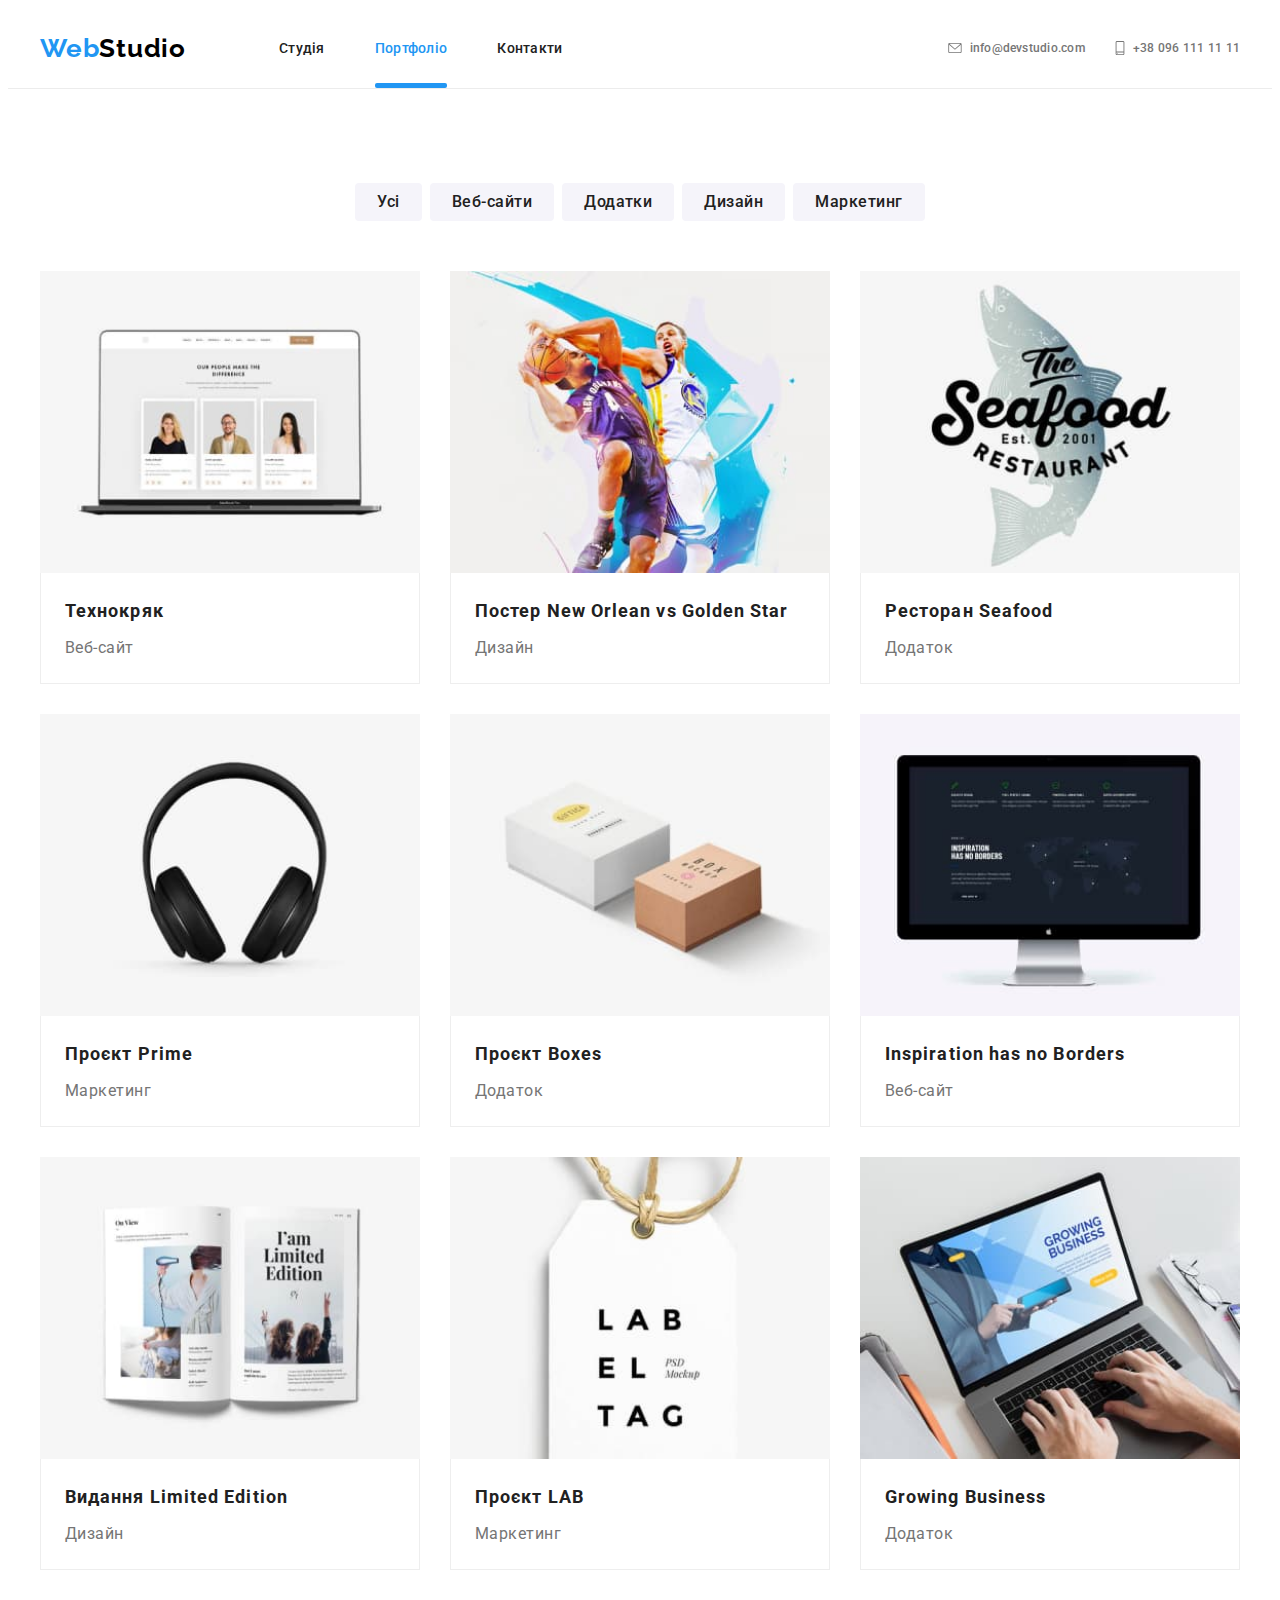
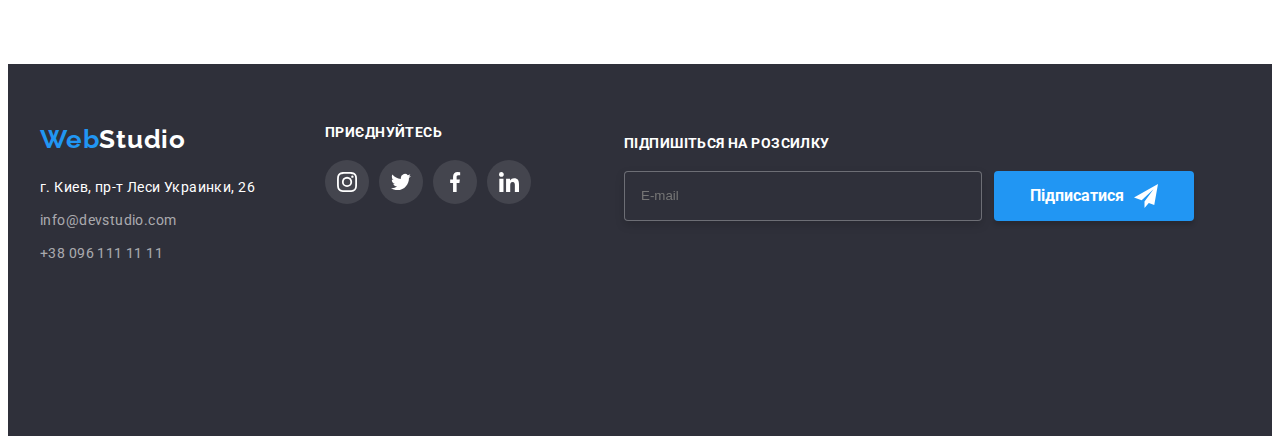
<file: portfolio.html>
<!DOCTYPE html>
<html lang="uk">
  <head>
    <meta charset="UTF-8" />
    <meta http-equiv="X-UA-Compatible" content="IE=edge" />
    <meta name="viewport" content="width=device-width, initial-scale=1.0" />
    <link
      rel="stylesheet"
      href="https://cdnjs.cloudflare.com/ajax/libs/modern-normalize/1.1.0/modern-normalize.min.css"
      integrity="sha512-wpPYUAdjBVSE4KJnH1VR1HeZfpl1ub8YT/NKx4PuQ5NmX2tKuGu6U/JRp5y+Y8XG2tV+wKQpNHVUX03MfMFn9Q=="
      crossorigin="anonymous"
      referrerpolicy="no-referrer"
    />
    <title>Portfolio</title>
    <link rel="preconnect" href="https://fonts.googleapis.com" />
    <link rel="preconnect" href="https://fonts.gstatic.com" crossorigin />
    <link
      href="https://fonts.googleapis.com/css2?family=Raleway:wght@700&family=Roboto:wght@400;500;700;900&display=swap"
      rel="stylesheet"
    />
    <link rel="stylesheet" href="./css/main.min.css" />
    <link rel="stylesheet" href="./css/styles.css" />
  </head>

  <body>
    <header class="header">
      <div class="container header-container">
        <nav class="header-nav">
          <a href="./index.html" class="logo"
            ><span class="first-part">Web</span
            ><span class="last-part">Studio</span></a
          >
          <ul class="site-nav-list">
            <li class="header-nav-item">
              <a href="index.html" class="header-nav-link link">Студія</a>
            </li>
            <li class="header-nav-item">
              <a href="" class="header-nav-link link current">Портфоліо</a>
            </li>
            <li class="header-nav-item">
              <a href="" class="header-nav-link link">Контакти</a>
            </li>
          </ul>
        </nav>
        <div class="heder-contacts">
          <ul class="contacts-list">
            <li class="contact-item">
              <a
                href="mailto:info@devstudio.com"
                class="mail-link link contact"
              >
                <svg class="mail-icon" width="16" height="12">
                  <use href="./images/icons.svg#mail"></use>
                </svg>
                info@devstudio.com</a
              >
            </li>
            <li class="contact-item">
              <a href="tel:+380961111111" class="header-tel-link link contact">
                <svg class="tel-icon" width="10" height="16">
                  <use href="./images/icons.svg#phone"></use>
                </svg>
                +38 096 111 11 11</a
              >
            </li>
          </ul>
        </div>
        <button
          class="menu-toggle js-open-menu"
          aria-expanded="false"
          aria-controls="mobile-menu"
        >
          <svg class="menu-toggle-icon" width="32" height="32">
            <use href="./images/icons.svg#icon-menu"></use>
          </svg>
        </button>
      </div>
    </header>
    <main>
      <section class="portfolio">
        <div class="container portfolio-container">
          <h1 class="visually-hidden">Список</h1>
          <ul class="button-btn">
            <li class="filtr-btn">
              <button class="list-btn all" type="button">Усі</button>
            </li>
            <li class="filtr-btn">
              <button class="list-btn all" type="button">Веб-сайти</button>
            </li>
            <li class="filtr-btn">
              <button class="list-btn all" type="button">Додатки</button>
            </li>
            <li class="filtr-btn">
              <button class="list-btn all" type="button">Дизайн</button>
            </li>
            <li class="filtr-btn">
              <button class="list-btn all" type="button">Маркетинг</button>
            </li>
          </ul>
          <ul class="portfolio-list">
            <li class="card-list">
              <a class="card-link link" href="">
                <div class="card-thumb">
                  <picture>
                    <source
                      media="(min-width: 1200px)"
                      srcset="
                        ./images/photo1_l@1x.webp 1x,
                        ./images/photo1_l@2x.webp 2x
                      " type="images/webp"
                    />
                    <source
                      media="(min-width: 1200px)"
                      srcset="
                        ./images/photo1_l@1x.jpg 1x,
                        ./images/photo1_l@2x.jpg 2x
                      " type="images/jpg"
                    />
                    <source
                      media="(min-width: 768px)"
                      srcset="
                        ./images/photo1_m@1x.webp 1x,
                        ./images/photo1_m@2x.webp 2x
                      " type="images/webp"
                    />
                    <source
                    media="(min-width: 768px)"
                    srcset="
                      ./images/photo1_m@1x.jpg 1x,
                      ./images/photo1_m@2x.jpg 2x
                    " type="images/jpg"
                  />
                    <source
                      media="(min-width: 767px)"
                      srcset="
                        ./images/photo1_s@1x.webp 1x,
                        ./images/photo1_s@2x.webp 2x
                      " type="images/webp"
                    />
                    <source
                    media="(min-width: 767px)"
                    srcset="
                      ./images/photo1_s@1x.jpg 1x,
                      ./images/photo1_s@2x.jpg 2x
                    " type="images/jpg"
                  />
                    <img
                      src="./images/photo1.jpg"
                      alt="photo1"
                      width="450"
                      height="294"
                    />
                  </picture>

                  <div class="overlay">
                    <p class="card-overlay-text">
                      Ресурс пропонує комплексні пропозиції з різним рівнем
                      функціоналу та сервісів. Все це дозволить відвідувачу
                      отримати вичерпні відомості про компанію чи приватну
                      особу.
                    </p>
                  </div>
                </div>
                <div class="portfolio-block">
                  <h2 class="card-title">Технокряк</h2>
                  <p class="card-list-item">Веб-сайт</p>
                </div>
              </a>
            </li>
            <li class="card-list">
              <a class="card-link link" href="">
                <div class="card-thumb">
                  <picture>
                    <source
                      media="(min-width: 1200px)"
                      srcset="
                        ./images/photo2_l@1x.webp 1x,
                        ./images/photo2_l@2x.webp 2x
                      " type="images/webp"
                    />
                    <source
                      media="(min-width: 1200px)"
                      srcset="
                        ./images/photo2_l@1x.jpg 1x,
                        ./images/photo2_l@2x.jpg 2x
                      " type="images/jpg"
                    />
                    <source
                      media="(min-width: 768px)"
                      srcset="
                        ./images/photo2_m@1x.webp 1x,
                        ./images/photo2_m@2x.webp 2x
                      " type="images/webp"
                    />
                    <source
                    media="(min-width: 768px)"
                    srcset="
                      ./images/photo2_m@1x.jpg 1x,
                      ./images/photo2_m@2x.jpg 2x
                    " type="images/jpg"
                  />
                    <source
                      media="(min-width: 767px)"
                      srcset="
                        ./images/photo2_s@1x.webp 1x,
                        ./images/photo2_s@2x.webp 2x
                      " type="images/webp"
                    />
                    <source
                    media="(min-width: 767px)"
                    srcset="
                      ./images/photo2_s@1x.jpg 1x,
                      ./images/photo2_s@2x.jpg 2x
                    " type="images/jpg"
                  />
                    <img
                      src="./images/photo2.jpg"
                      alt="photo2"
                      width="450"
                      height="294"
                    />
                  </picture>
                  <div class="overlay">
                    <p class="card-overlay-text">
                      Ресурс пропонує комплексні пропозиції з різним рівнем
                      функціоналу та сервісів. Все це дозволить відвідувачу
                      отримати вичерпні відомості про компанію чи приватну
                      особу.
                    </p>
                  </div>
                </div>
                <div class="portfolio-block">
                  <h2 class="card-title">Постер New Orlean vs Golden Star</h2>
                  <p class="card-list-item">Дизайн</p>
                </div>
              </a>
            </li>
            <li class="card-list">
              <a class="card-link link" href="">
                <div class="card-thumb">
                  <picture>
                    <source
                      media="(min-width: 1200px)"
                      srcset="
                        ./images/photo3_l@1x.webp 1x,
                        ./images/photo3_l@2x.webp 2x
                      " type="images/webp"
                    />
                    <source
                      media="(min-width: 1200px)"
                      srcset="
                        ./images/photo3_l@1x.jpg 1x,
                        ./images/photo3_l@2x.jpg 2x
                      " type="images/jpg"
                    />
                    <source
                      media="(min-width: 768px)"
                      srcset="
                        ./images/photo3_m@1x.webp 1x,
                        ./images/photo3_m@2x.webp 2x
                      " type="images/webp"
                    />
                    <source
                    media="(min-width: 768px)"
                    srcset="
                      ./images/photo3_m@1x.jpg 1x,
                      ./images/photo3_m@2x.jpg 2x
                    " type="images/jpg"
                  />
                    <source
                      media="(min-width: 767px)"
                      srcset="
                        ./images/photo3_s@1x.webp 1x,
                        ./images/photo3_s@2x.webp 2x
                      " type="images/webp"
                    />
                    <source
                    media="(min-width: 767px)"
                    srcset="
                      ./images/photo3_s@1x.jpg 1x,
                      ./images/photo3_s@2x.jpg 2x
                    " type="images/jpg"
                  />
                    <img
                      src="./images/photo3.jpg"
                      alt="photo3"
                      width="450"
                      height="294"
                    />
                  </picture>
                  <div class="overlay">
                    <p class="card-overlay-text">
                      Ресурс пропонує комплексні пропозиції з різним рівнем
                      функціоналу та сервісів. Все це дозволить відвідувачу
                      отримати вичерпні відомості про компанію чи приватну
                      особу.
                    </p>
                  </div>
                </div>
                <div class="portfolio-block">
                  <h2 class="card-title">Ресторан Seafood</h2>
                  <p class="card-list-item">Додаток</p>
                </div>
              </a>
            </li>
            <li class="card-list">
              <a class="card-link link" href="">
                <div class="card-thumb">
                  <picture>
                    <source
                      media="(min-width: 1200px)"
                      srcset="
                        ./images/photo4_l@1x.webp 1x,
                        ./images/photo4_l@2x.webp 2x
                      " type="images/webp"
                    />
                    <source
                      media="(min-width: 1200px)"
                      srcset="
                        ./images/photo4_l@1x.jpg 1x,
                        ./images/photo4_l@2x.jpg 2x
                      " type="images/jpg"
                    />
                    <source
                      media="(min-width: 768px)"
                      srcset="
                        ./images/photo4_m@1x.webp 1x,
                        ./images/photo4_m@2x.webp 2x
                      " type="images/webp"
                    />
                    <source
                    media="(min-width: 768px)"
                    srcset="
                      ./images/photo4_m@1x.jpg 1x,
                      ./images/photo4_m@2x.jpg 2x
                    " type="images/jpg"
                  />
                    <source
                      media="(min-width: 767px)"
                      srcset="
                        ./images/photo4_s@1x.webp 1x,
                        ./images/photo4_s@2x.webp 2x
                      " type="images/webp"
                    />
                    <source
                    media="(min-width: 767px)"
                    srcset="
                      ./images/photo4_s@1x.jpg 1x,
                      ./images/photo4_s@2x.jpg 2x
                    " type="images/jpg"
                  />
                    <img
                      src="./images/photo4.jpg"
                      alt="photo4"
                      width="450"
                      height="294"
                    />
                  </picture>
                  <div class="overlay">
                    <p class="card-overlay-text">
                      Ресурс пропонує комплексні пропозиції з різним рівнем
                      функціоналу та сервісів. Все це дозволить відвідувачу
                      отримати вичерпні відомості про компанію чи приватну
                      особу.
                    </p>
                  </div>
                </div>
                <div class="portfolio-block">
                  <h2 class="card-title">Проєкт Prime</h2>
                  <p class="card-list-item">Маркетинг</p>
                </div>
              </a>
            </li>
            <li class="card-list">
              <a class="card-link link" href="">
                <div class="card-thumb">
                  <picture>
                    <source
                      media="(min-width: 1200px)"
                      srcset="
                        ./images/photo5_l@1x.webp 1x,
                        ./images/photo5_l@2x.webp 2x
                      " type="images/webp"
                    />
                    <source
                      media="(min-width: 1200px)"
                      srcset="
                        ./images/photo5_l@1x.jpg 1x,
                        ./images/photo5_l@2x.jpg 2x
                      " type="images/jpg"
                    />
                    <source
                      media="(min-width: 768px)"
                      srcset="
                        ./images/photo5_m@1x.webp 1x,
                        ./images/photo5_m@2x.webp 2x
                      " type="images/webp"
                    />
                    <source
                    media="(min-width: 768px)"
                    srcset="
                      ./images/photo5_m@1x.jpg 1x,
                      ./images/photo5_m@2x.jpg 2x
                    " type="images/jpg"
                  />
                    <source
                      media="(min-width: 767px)"
                      srcset="
                        ./images/photo5_s@1x.webp 1x,
                        ./images/photo5_s@2x.webp 2x
                      " type="images/webp"
                    />
                    <source
                    media="(min-width: 767px)"
                    srcset="
                      ./images/photo5_s@1x.jpg 1x,
                      ./images/photo5_s@2x.jpg 2x
                    " type="images/jpg"
                  />
                    <img
                      src="./images/photo5.jpg"
                      alt="photo5"
                      width="450"
                      height="294"
                    />
                  </picture>
                  <div class="overlay">
                    <p class="card-overlay-text">
                      Ресурс пропонує комплексні пропозиції з різним рівнем
                      функціоналу та сервісів. Все це дозволить відвідувачу
                      отримати вичерпні відомості про компанію чи приватну
                      особу.
                    </p>
                  </div>
                </div>
                <div class="portfolio-block">
                  <h2 class="card-title">Проєкт Boxes</h2>
                  <p class="card-list-item">Додаток</p>
                </div>
              </a>
            </li>
            <li class="card-list">
              <a class="card-link link" href="">
                <div class="card-thumb">
                  <picture>
                    <source
                      media="(min-width: 1200px)"
                      srcset="
                        ./images/photo6_l@1x.webp 1x,
                        ./images/photo6_l@2x.webp 2x
                      " type="images/webp"
                    />
                    <source
                      media="(min-width: 1200px)"
                      srcset="
                        ./images/photo6_l@1x.jpg 1x,
                        ./images/photo6_l@2x.jpg 2x
                      " type="images/jpg"
                    />
                    <source
                      media="(min-width: 768px)"
                      srcset="
                        ./images/photo6_m@1x.webp 1x,
                        ./images/photo6_m@2x.webp 2x
                      " type="images/webp"
                    />
                    <source
                    media="(min-width: 768px)"
                    srcset="
                      ./images/photo6_m@1x.jpg 1x,
                      ./images/photo6_m@2x.jpg 2x
                    " type="images/jpg"
                  />
                    <source
                      media="(min-width: 767px)"
                      srcset="
                        ./images/photo6_s@1x.webp 1x,
                        ./images/photo6_s@2x.webp 2x
                      " type="images/webp"
                    />
                    <source
                    media="(min-width: 767px)"
                    srcset="
                      ./images/photo6_s@1x.jpg 1x,
                      ./images/photo6_s@2x.jpg 2x
                    " type="images/jpg"
                  />
                    <img
                      src="./images/photo6.jpg"
                      alt="photo6"
                      width="450"
                      height="294"
                    />
                  </picture>
                  <div class="overlay">
                    <p class="card-overlay-text">
                      Ресурс пропонує комплексні пропозиції з різним рівнем
                      функціоналу та сервісів. Все це дозволить відвідувачу
                      отримати вичерпні відомості про компанію чи приватну
                      особу.
                    </p>
                  </div>
                </div>
                <div class="portfolio-block">
                  <h2 class="card-title">Inspiration has no Borders</h2>
                  <p class="card-list-item">Веб-сайт</p>
                </div>
              </a>
            </li>
            <li class="card-list">
              <a class="card-link link" href="">
                <div class="card-thumb">
                  <picture>
                    <source
                      media="(min-width: 1200px)"
                      srcset="
                        ./images/photo7_l@1x.webp 1x,
                        ./images/photo7_l@2x.webp 2x
                      " type="images/webp"
                    />
                    <source
                      media="(min-width: 1200px)"
                      srcset="
                        ./images/photo7_l@1x.jpg 1x,
                        ./images/photo7_l@2x.jpg 2x
                      " type="images/jpg"
                    />
                    <source
                      media="(min-width: 768px)"
                      srcset="
                        ./images/photo7_m@1x.webp 1x,
                        ./images/photo7_m@2x.webp 2x
                      " type="images/webp"
                    />
                    <source
                    media="(min-width: 768px)"
                    srcset="
                      ./images/photo7_m@1x.jpg 1x,
                      ./images/photo7_m@2x.jpg 2x
                    " type="images/jpg"
                  />
                    <source
                      media="(min-width: 767px)"
                      srcset="
                        ./images/photo7_s@1x.webp 1x,
                        ./images/photo7_s@2x.webp 2x
                      " type="images/webp"
                    />
                    <source
                    media="(min-width: 767px)"
                    srcset="
                      ./images/photo7_s@1x.jpg 1x,
                      ./images/photo7_s@2x.jpg 2x
                    " type="images/jpg"
                  />
                    <img
                      src="./images/photo7.jpg"
                      alt="photo7"
                      width="450"
                      height="294"
                    />
                  </picture>
                  <div class="overlay">
                    <p class="card-overlay-text">
                      Ресурс пропонує комплексні пропозиції з різним рівнем
                      функціоналу та сервісів. Все це дозволить відвідувачу
                      отримати вичерпні відомості про компанію чи приватну
                      особу.
                    </p>
                  </div>
                </div>
                <div class="portfolio-block">
                  <h2 class="card-title">Видання Limited Edition</h2>
                  <p class="card-list-item">Дизайн</p>
                </div>
              </a>
            </li>
            <li class="card-list">
              <a class="card-link link" href="">
                <div class="card-thumb">
                  <picture>
                    <source
                      media="(min-width: 1200px)"
                      srcset="
                        ./images/photo8_l@1x.webp 1x,
                        ./images/photo8_l@2x.webp 2x
                      " type="images/webp"
                    />
                    <source
                      media="(min-width: 1200px)"
                      srcset="
                        ./images/photo8_l@1x.jpg 1x,
                        ./images/photo8_l@2x.jpg 2x
                      " type="images/jpg"
                    />
                    <source
                      media="(min-width: 768px)"
                      srcset="
                        ./images/photo8_m@1x.webp 1x,
                        ./images/photo8_m@2x.webp 2x
                      " type="images/webp"
                    />
                    <source
                    media="(min-width: 768px)"
                    srcset="
                      ./images/photo8_m@1x.jpg 1x,
                      ./images/photo8_m@2x.jpg 2x
                    " type="images/jpg"
                  />
                    <source
                      media="(min-width: 767px)"
                      srcset="
                        ./images/photo8_s@1x.webp 1x,
                        ./images/photo8_s@2x.webp 2x
                      " type="images/webp"
                    />
                    <source
                    media="(min-width: 767px)"
                    srcset="
                      ./images/photo8_s@1x.jpg 1x,
                      ./images/photo8_s@2x.jpg 2x
                    " type="images/jpg"
                  />
                    <img
                      src="./images/photo8.jpg"
                      alt="photo8"
                      width="450"
                      height="294"
                    />
                  </picture>
                  <div class="overlay">
                    <p class="card-overlay-text">
                      Ресурс пропонує комплексні пропозиції з різним рівнем
                      функціоналу та сервісів. Все це дозволить відвідувачу
                      отримати вичерпні відомості про компанію чи приватну
                      особу.
                    </p>
                  </div>
                </div>
                <div class="portfolio-block">
                  <h2 class="card-title">Проєкт LAB</h2>
                  <p class="card-list-item">Маркетинг</p>
                </div>
              </a>
            </li>
            <li class="card-list">
              <a class="card-link link" href="">
                <div class="card-thumb">
                  <picture>
                    <source
                      media="(min-width: 1200px)"
                      srcset="
                        ./images/photo9_l@1x.webp 1x,
                        ./images/photo9_l@2x.webp 2x
                      " type="images/webp"
                    />
                    <source
                      media="(min-width: 1200px)"
                      srcset="
                        ./images/photo9_l@1x.jpg 1x,
                        ./images/photo9_l@2x.jpg 2x
                      " type="images/jpg"
                    />
                    <source
                      media="(min-width: 768px)"
                      srcset="
                        ./images/photo9_m@1x.webp 1x,
                        ./images/photo9_m@2x.webp 2x
                      " type="images/webp"
                    />
                    <source
                    media="(min-width: 768px)"
                    srcset="
                      ./images/photo9_m@1x.jpg 1x,
                      ./images/photo9_m@2x.jpg 2x
                    " type="images/jpg"
                  />
                    <source
                      media="(min-width: 767px)"
                      srcset="
                        ./images/photo9_s@1x.webp 1x,
                        ./images/photo9_s@2x.webp 2x
                      " type="images/webp"
                    />
                    <source
                    media="(min-width: 767px)"
                    srcset="
                      ./images/photo9_s@1x.jpg 1x,
                      ./images/photo9_s@2x.jpg 2x
                    " type="images/jpg"
                  />
                    <img
                      src="./images/photo9.jpg"
                      alt="photo9"
                      width="450"
                      height="294"
                    />
                  </picture>
                  <div class="overlay">
                    <p class="card-overlay-text">
                      Ресурс пропонує комплексні пропозиції з різним рівнем
                      функціоналу та сервісів. Все це дозволить відвідувачу
                      отримати вичерпні відомості про компанію чи приватну
                      особу.
                    </p>
                  </div>
                </div>
                <div class="portfolio-block">
                  <h2 class="card-title">Growing Business</h2>
                  <p class="card-list-item">Додаток</p>
                </div>
              </a>
            </li>
          </ul>
        </div>
      </section>
    </main>
    <footer class="page-footer">
      <div class="container footer-block">
        <div class="footer-container-wrapper">
          <div class="footer-nav">
            <a href="./index.html" class="logo-footer"
              ><span class="first-part">Web</span
              ><span class="last-part-footer">Studio</span></a
            >
            <address>
              <ul class="footer-list">
                <li class="footer-item">
                  <a
                    class="footer-address link"
                    href="https://goo.gl/maps/CPtrU1FHBa2aNyZL9"
                    target="_blank"
                    rel="noopener noreferrer nofollow"
                    >г. Киев, пр-т Леси Украинки, 26</a
                  >
                </li>
                <li class="footer-item">
                  <a class="mail-address link" href="mailto:info@devstudio.com"
                    >info@devstudio.com</a
                  >
                </li>
                <li class="footer-item">
                  <a class="footer-tel-link link" href="tel:+380961111111"
                    >+38 096 111 11 11</a
                  >
                </li>
              </ul>
            </address>
          </div>
          <div class="footer-icon">
            <p class="block-text">приєднуйтесь</p>
            <ul class="footer-socials">
              <li class="footer-socials-item">
                <a class="footer-social-link" href="">
                  <svg class="footer-socials-icon" width="20" height="20">
                    <use href="./images/icons.svg#instagram"></use>
                  </svg>
                </a>
              </li>
              <li class="footer-socials-item">
                <a class="footer-social-link link" href="">
                  <svg class="footer-socials-icon" width="20" height="20">
                    <use href="./images/icons.svg#twitter"></use>
                  </svg>
                </a>
              </li>
              <li class="footer-socials-item">
                <a class="footer-social-link link" href="">
                  <svg class="footer-socials-icon" width="20" height="20">
                    <use href="./images/icons.svg#facebook"></use>
                  </svg>
                </a>
              </li>
              <li class="footer-socials-item">
                <a class="footer-social-link link" href="">
                  <svg class="footer-socials-icon" width="20" height="20">
                    <use href="./images/icons.svg#linkedin"></use>
                  </svg>
                </a>
              </li>
            </ul>
          </div>
        </div>
        <div class="footer-form">
          <p class="footer-form-text">Підпишіться на розсилку</p>
          <form class="footer-form-block">
            <label class="footer-form-field">
              <input
                class="footer-form-input"
                type="mail"
                name="mail"
                placeholder="E-mail"
              />
            </label>
            <button class="footer-form-btn" type="submit">
              Підписатися
              <svg class="footer-form-icon" width="24" height="24">
                <use href="./images/icons.svg#icon-send"></use>
              </svg>
            </button>
          </form>
        </div>
      </div>
    </footer>
  </body>
</html>
</file>
<file: css/styles.css>
/* body {
  font-family: "Roboto", sans-serif;
  background-color: #ffffff;
}
.container {
  width: 1200px;
  padding: 0 15px;
  margin: 0 auto;
}
.header-container {
  display: flex;
  align-items: center;
}

h1,
h2,
h3,
h4,
h5,
h6,
p,
ul {
  margin: 0;
  padding: 0;
}
img {
  display: block;
  max-width: 100%;
  height: auto;
}
.link {
  text-decoration: none;
}
ul {
  list-style: none;
}
:root {
  --brand-color: #2196f3;
  --text-color: #212121;
  --general-color: #ffffff;
  --primary-font: "Roboto", sans-serif;
  --secondary-font: "Raleway", sans-serif;
} */
/*HEADER*/
/* .header {
  background-color: #ffffff;
  border-bottom: 1px solid #ececec;
}
.header-nav {
  display: flex;
  align-items: center;
  height: 80px;
}

.logo {
  display: block;
  margin-right: 93px;
  text-decoration: none;
  font-family: "Raleway";
  font-style: normal;
  font-weight: 700;
  font-size: 26px;
  line-height: calc(31 / 26);
  letter-spacing: 0.03em;
}
.first-part,
.site-nav {
  color: var(--brand-color);
}
.last-part {
  color: #000000;
}
.site-nav-list {
  display: flex;
  align-items: center;
  margin-right: 318px;
}
.contacts-list {
  display: flex;
  margin-right: auto;
  align-items: center;
}
.header-nav-item:not(:last-child) {
  margin-right: 50px;
}
.heder-contacts {
  display: flex;
  align-items: center;
}
.header-nav-link {
  position: relative;
  display: block;
  font-weight: 500;
  font-size: 14px;
  line-height: calc(16 / 14);
  letter-spacing: 0.02em;
  color: var(--text-color);
  display: inline-block;
  padding: 32px 0;

  transition-property: color;
  transition-duration: 250ms;
  transition-timing-function: cubic-bezier(0.4, 0, 0.2, 1);
}
.header-nav-link:hover,
.header-nav-link:focus {
  color: var(--brand-color);
}
.header-nav-link.current {
  color: var(--brand-color);
}
.header-nav-link.current::after {
  content: "";
  position: absolute;
  bottom: 0;
  left: 0;
  display: block;
  width: 100%;
  height: 5px;
  border-radius: 2px;
  background-color: #2196f3;
}
.header-tel-link {
  display: flex;
  align-items: center;
  font-weight: 500;
  font-size: 14px;
  line-height: calc(16 / 14);
  letter-spacing: 0.02em;
  color: #757575;

  transition-property: color;
  transition-duration: 250ms;
  transition-timing-function: cubic-bezier(0.4, 0, 0.2, 1);
}

.contact {
  padding: 32px 0;

  transition-property: color, fill;
  transition-duration: 250ms;
  transition-timing-function: cubic-bezier(0.4, 0, 0.2, 1);
}
.contact:hover,
.contact:focus {
  color: var(--brand-color);
  fill: var(--brand-color);
}
.mail-link {
  display: flex;
  align-items: center;
  margin-right: 30px;
  font-weight: 500;
  font-size: 14px;
  line-height: calc(16 / 14);
  letter-spacing: 0.02em;
  color: #757575;

  transition-property: color;
  transition-duration: 250ms;
  transition-timing-function: cubic-bezier(0.4, 0, 0.2, 1);
}
.header-tel-link {
  display: flex;
  color: #757575;
}
.mail-icon {
  margin-right: 10px;
  fill: currentColor;

  transition-property: fill;
  transition-duration: 250ms;
  transition-timing-function: cubic-bezier(0.4, 0, 0.2, 1);
}
.mail-link:hover .mail-link:focus {
  fill: var(--brand-color);
  color: var(--brand-color);
}

.tel-icon {
  margin-right: 10px;
  fill: currentColor;

  transition-property: fill;
  transition-duration: 250ms;
  transition-timing-function: cubic-bezier(0.4, 0, 0.2, 1);
}
.header-tel-link:hover,
.header-tel-link:focus {
  fill: var(--brand-color);
  color: var(--brand-color);
} */
/*HERO*/

/* .hero {
  padding-top: 200px;
  padding-bottom: 200px;
  margin-left: auto;
  margin-right: auto;
  background: #2f303a;
} */
/* .hero {
  padding-top: 200px;
  padding-bottom: 200px;
  margin-left: auto;
  margin-right: auto;
  background: #2f303a;

  max-width: 1600px;
  height: 600px;
  background-position: center;
  background-repeat: no-repeat;
  background-size: cover;
  outline: 1px solid black;
  background-image: linear-gradient(
      rgba(47, 48, 58, 0.4),
      rgba(47, 48, 58, 0.4)
    ),
    url(../images/newphoto.jpg);
}
.hero-name {
  text-transform: uppercase;
  font-weight: 900;
  font-size: 44px;
  line-height: calc(60 / 44);
  color: var(--general-color);
  text-align: center;
  max-width: 696px;
  margin: 0 auto 30px;
} */
/* .hero-btn {
  display: inline-block;
  padding: 10px 32px;
  cursor: pointer;
  font-family: inherit;
  font-weight: 700;
  font-size: 16px;
  line-height: calc(30 / 16);
  letter-spacing: 0.06em;
  color: var(--general-color);
  background: var(--brand-color);
  border-color: transparent;
  border-radius: 4px;
  border: 0px;
  box-shadow: 0px 4px 4px rgba(0, 0, 0, 0.15);
  display: block;
  margin: 0 auto;

  transition-property: background-color;
  transition-duration: 250ms;
  transition-timing-function: cubic-bezier(0.4, 0, 0.2, 1);
} */
/* .hero-btn:hover,
.hero-btn:focus {
  background-color: #188ce8;
  box-shadow: 0px 4px 4px rgba(0, 0, 0, 0.15);
} */

/*LIST-OUR*/
/* .visually-hidden {
  position: absolute;
  width: 1px;
  height: 1px;
  margin: 1px;
  border: 0;
  padding: 0;
  white-space: nowrap;
  clip-path: inset(100%);
  clip: rect(0 0 0 0);
} */
/* .list-our {
  padding-top: 94px;
  padding-bottom: 94px;
}
.feature {
  display: flex;
}
.feature__item {
  display: block;
  align-items: center;
}
.feature__item:not(:last-child) {
  margin-right: 30px;
}
.feature__our {
  display: flex;
  align-items: center;
  justify-content: center;
  width: 270px;
  height: 120px;
  margin-bottom: 30px;
  background-color: #f5f4fa;
  border-radius: 4px;
}
.feature__title {
  font-weight: 700;
  font-size: 14px;
  line-height: calc(16 / 14);
  letter-spacing: 0.03em;
  text-transform: uppercase;
  color: var(--text-color);
  margin-bottom: 10px;
}
.feature__text {
  width: 270px;
  font-size: 14px;
  line-height: calc(24 / 14);
  letter-spacing: 0.03em;
  color: #757575;
} */

/*ABOUT-US*/

/* .about-us {
  padding-bottom: 94px;
}
.about-title {
  font-weight: 700;
  font-size: 36px;
  line-height: calc(42 / 36);
  letter-spacing: 0.03em;
  color: var(--text-color);
  margin-bottom: 50px;
  text-align: center;
}
.about {
  display: flex;
  align-items: center;
  margin: 0 auto;
}
.about__list {
  width: 370px;
  margin-right: 30px;
}
.about__list:nth-child(3n) {
  margin-right: 0;
}
.about__wrapper {
  position: relative;
}
.about__overlay-box {
  position: absolute;
  bottom: 0;
  left: calc(50% - 185px);
  width: 370px;
  height: 70px;
  display: flex;
  justify-content: center;
  background: rgba(47, 48, 58, 0.8);
}
.about__overlay-text {
  text-align: center;
  margin: 27px auto;
  font-family: "Roboto";
  font-style: normal;
  font-weight: 700;
  font-size: 14px;
  line-height: calc(16 / 14);
  letter-spacing: 0.03em;
  text-transform: uppercase;
  color: #ffffff;
} */
/*COMAND*/

/* .comand-container {
  display: block;
}
.comand {
  background: #f5f4fa;
  padding-top: 94px;
  padding-bottom: 94px;
}
.about-title-comand {
  margin-bottom: 50px;
  font-weight: 700;
  font-size: 36px;
  line-height: calc(42 / 36);
  letter-spacing: 0.03em;
  color: var(--text-color);
  text-align: center;
}
.comand-list-box {
  display: flex;
}
.comand-block {
  padding: 30px 0;
}
.comand-title {
  text-align: center;
  margin-bottom: 10px;
  font-weight: 500;
  font-size: 16px;
  line-height: calc(19 / 16);
  letter-spacing: 0.03em;
  color: var(--text-color);
}
.comand-list-item {
  margin-bottom: 16px;
  text-align: center;
  font-size: 16px;
  line-height: calc(19 / 16);
  letter-spacing: 0.03em;
  color: #757575;
}
.comand-list {
  margin-right: 30px;
  width: 270px;
  background: var(--general-color);
  box-shadow: 0px 1px 3px rgba(0, 0, 0, 0.12), 0px 1px 1px rgba(0, 0, 0, 0.14),
    0px 2px 1px rgba(0, 0, 0, 0.2);
  border-radius: 0px 0px 4px 4px;
}
.comand-list:nth-child(4n) {
  margin-right: 0;
}
.socials {
  display: flex;
  justify-content: center;
  gap: 10px;
  margin-left: auto;
  margin-right: auto;
}

.socials-link {
  display: flex;
  align-items: center;
  justify-content: center;
  width: 44px;
  height: 44px;
  fill: #afb1b8;
  border-radius: 50%;

  transition-property: background-color;
  transition-duration: 250ms;
  transition-timing-function: cubic-bezier(0.4, 0, 0.2, 1);
}
.socials-link:hover,
.socials-link:focus {
  background-color: #2196f3;
  fill: #ffffff;
}
.socials-icon {
  display: block;
  width: 44px;
  height: 44px;
  padding: 12px;
  transition-property: fill;
  transition-duration: 250ms;
  transition-timing-function: cubic-bezier(0.4, 0, 0.2, 1);
} */

/* CLIENTS */

/* .our-clients {
  padding-top: 94px;
  padding-bottom: 94px;
}
.clients-title {
  margin-bottom: 50px;
  font-family: "Roboto";
  font-style: normal;
  font-weight: 700;
  font-size: 36px;
  line-height: calc(42 / 36);
  text-align: center;
  letter-spacing: 0.03em;
  color: #212121;
}
.clients {
  display: flex;
  align-items: center;
  justify-content: center;
  gap: 30px;
}
.clients__item {
  display: flex;
  align-items: center;
  justify-content: center;
  width: 170px;
  height: 92px;
}
.clients__link {
  display: flex;
  align-items: center;
  justify-content: center;
  width: 100%;
  height: 100%;
  padding: 16px 32px;
  fill: #afb1b8;
  border: 1px solid #afb1b8;
  border-radius: 4px;

  transition-property: fill, border;
  transition-duration: 250ms;
  transition-timing-function: cubic-bezier(0.4, 0, 0.2, 1);
}
.clients__link:hover,
.clients__link:focus {
  fill: #2196f3;
  border: 1px solid #2196f3;
} */

/*FOOTER*/

/* .page-footer {
  background: #2f303a;
  padding: 60px 0;
  height: 252px;
}
.logo-footer {
  display: block;
  text-decoration: none;
  font-family: "Raleway";
  font-style: normal;
  font-weight: 700;
  font-size: 26px;
  line-height: calc(31 / 26);
  letter-spacing: 0.03em;
}
.footer-block {
  display: flex;
  align-items: baseline;
}
.last-part-footer {
  font-family: "Raleway";
  font-weight: 700;
  font-size: 26px;
  line-height: calc(31 / 26);
  letter-spacing: 0.03em;
  color: var(--general-color);
}
address {
  margin-top: 20px;
}
.footer-item:not(:last-child) {
  margin-bottom: 9px;
}
.footer-address {
  font-style: normal;
  font-size: 14px;
  line-height: calc(24 / 14);
  letter-spacing: 0.03em;
  color: var(--general-color);
}
.mail-address {
  font-style: normal;
  font-size: 14px;
  line-height: calc(24 / 14);
  letter-spacing: 0.03em;
  color: rgba(255, 255, 255, 0.6);
}
.footer-tel-link {
  font-style: normal;
  font-size: 14px;
  line-height: calc(24 / 14);
  letter-spacing: 0.03em;
  color: rgba(255, 255, 255, 0.6);
}
.footer-icon {
  margin-left: 70px;
}
.block-text {
  margin-bottom: 20px;
  font-family: "Roboto";
  font-style: normal;
  font-weight: 700;
  font-size: 14px;
  line-height: calc(16 / 14);
  letter-spacing: 0.03em;
  text-transform: uppercase;
  color: #ffffff;
}
.footer-social-link {
  display: flex;
  align-items: center;
  justify-content: center;
  width: 44px;
  height: 44px;
  fill: #ffffff;
  background-color: rgba(255, 255, 255, 0.1);
  border-radius: 50%;

  transition-property: background-color;
  transition-duration: 250ms;
  transition-timing-function: cubic-bezier(0.4, 0, 0.2, 1);
}
.footer-social-link:hover,
.footer-social-link:focus {
  background-color: #2196f3;
}
.footer-socials-icon {
  display: block;
  width: 44px;
  height: 44px;
  padding: 12px;
  fill: #ffffff;
}
.footer-form {
  margin-left: 93px;
}
.footer-form-text {
  margin-bottom: 20px;
  font-family: inherit;
  font-style: normal;
  font-weight: 700;
  font-size: 14px;
  line-height: calc(16 / 14);
  letter-spacing: 0.03em;
  text-transform: uppercase;
  color: #ffffff;
}
.footer-form-block {
  position: relative;
  display: flex;
  
}
.footer-form-field {
  display: block;
  width: 358px;
  font-size: 16px;
  line-height: 1.25;
  color: rgba(255, 255, 255, 0.6);
}
.footer-form-input {
  box-sizing: border-box;
  width: 358px;
  height: 50px;
  left: 815px;
  top: 2784px;
  padding: 15px 16px;
  color: #ffffff;
  background: #2f303a;
  border: 1px solid rgba(255, 255, 255, 0.3);
  filter: drop-shadow(0px 4px 4px rgba(0, 0, 0, 0.15));
  border-radius: 4px;
}

.footer-form-btn {
  display: inline-flex;
  align-items: center;
  justify-content: center;
  background-color: #2196f3;
  color: #ffffff;
  font-weight: 700;
  font-size: 16px;
  line-height: calc(30 / 16);
  font-family: inherit;
  font-style: normal;
  letter-spacing: inherit;
  cursor: pointer;
  box-shadow: 0px 4px 4px rgba(0, 0, 0, 0.15);
  border-radius: 4px;
  width: 200px;
  height: 50px;
  border: transparent;
  margin-left: 12px;
  gap: 10px;
  transition-property: background-color;
  transition-duration: 250ms;
  transition-timing-function: cubic-bezier(0.4, 0, 0.2, 1);
}
.footer-form-btn:hover,
.footer-form-btn:focus {
  background-color: #188ce8;
} */

/* MODAL WINDOW */

/* .backdrop {
  position: fixed;
  top: 0;
  left: 0;

  z-index: 1000;
  width: 100%;
  height: 100%;
  background-color: rgba(0, 0, 0, 0.1);
  backdrop-filter: blur(2px);

  transform: scale(1);
  transition: opacity 250ms, visibility 250ms;
}
.backdrop.is-hidden {
  opacity: 0;
  visibility: hidden;
  pointer-events: none;
}
.modal {
  position: absolute;
  display: block;
  top: 50%;
  left: 50%;
  padding: 30px;
  transform: translateX(-50%) translateY(-50%);
  min-width: 528px;
  min-height: 581px;
  border-radius: 4px;
  background-color: #ffffff;
  box-shadow: 0px 1px 3px rgba(0, 0, 0, 0.12), 0px 1px 1px rgba(0, 0, 0, 0.14),
    0px 2px 1px rgba(0, 0, 0, 0.2);
}
.close-btn {
  position: absolute;
  top: 8px;
  right: 8px;
  display: flex;
  align-items: center;
  justify-content: center;
  width: 30px;
  height: 30px;
  padding: 0px;
  background-color: transparent;
  cursor: pointer;
  border-radius: 50%;
  border: 1px solid rgba(0, 0, 0, 0.1);
}
.close-btn-icon {
  fill: currentColor;
}
.close-btn:hover,
.close-btn:focus {
  color: #2196f3;
}
.modal-title {
  text-align: center;
  font-family: "Roboto";
  font-style: normal;
  font-weight: 700;
  font-size: 20px;
  line-height: 23px;
  letter-spacing: 0.03em;
}

.form-group {
  display: flex;
  flex-direction: column;
}
.modal-title {
  margin-bottom: 12px;
}

.form-field {
  display: block;
  position: relative;
  margin-bottom: 10px;
}
.form-input {
  position: relative;
  display: block;
  width: 100%;
  height: 40px;
  padding: 12px 42px;
  border: none;
  outline: transparent;
  color: #212121;
  border: 1px solid rgba(33, 33, 33, 0.2);
  border-radius: 4px;
  transition-property: border-color;
  transition-duration: 250ms;
  transition-timing-function: cubic-bezier(0.4, 0, 0.2, 1);
}
.form-field:focus-within > .form-input {
  border-color: #2196f3;
}

.form-label {
  display: block;
  margin-bottom: 4px;
  font-weight: 400;
  font-size: 12px;
  line-height: 1.16;
  letter-spacing: 0.01em;
  color: #757575;
}
.form-icon {
  position: absolute;
  top: 29px;
  left: 12px;
  display: inline-block;
  fill: currentColor;
 
}
.form-field:focus-within > .form-icon {
  color: #2196f3;
}
.form-message {
  border: none;
  outline: transparent;
  height: 120px;
  padding: 12px 16px;
  resize: none;
  font-weight: 400;
  font-size: 12px;
  width: 100%;
  border: 1px solid rgba(33, 33, 33, 0.2);
  border-radius: 4px;
}
.form-message:focus {
  border-color: #2196f3;
}
.form-agreement {
  display: flex;
  justify-content: center;
  gap: 7px;
}
.form-checkbox {
  appearance: none;
  width: 16px;
  height: 15px;
  border: 2px solid #212121;
  border-radius: 4px;
  outline: transparent;
  background-image: url("data:image/svg+xml,%3Csvg width='13' height='10' viewBox='0 0 13 10' fill='none' xmlns='http://www.w3.org/2000/svg'%3E%3Cpath d='M1.95703 4.75166L1.88825 4.68604L1.81923 4.75141L0.93123 5.59258L0.854858 5.66492L0.930974 5.73753L4.42671 9.07236L4.49574 9.1382L4.56476 9.07236L12.069 1.91352L12.1449 1.84116L12.069 1.76881L11.1873 0.927644L11.1183 0.861826L11.0493 0.927611L4.49577 7.17353L1.95703 4.75166Z' fill='white' stroke='white' stroke-width='0.2'/%3E%3C/svg%3E%0A");
  background-repeat: no-repeat;
  background-position: center;
  cursor: pointer;
  
}
.form-checkbox:checked {
  background-color: #2196f3;
  border-color: transparent;
}
.form-agreement-text {
  user-select: none;
}
.form-agreement-link {
  margin-left: 7px;
  color: #2196f3;
}

.form-btn {
  display: flex;
  margin: 0 auto;
  margin-top: 30px;
  padding: 10px 52px;
  width: 200px;
  height: 50px;
  left: 700px;
  top: 712px;
  cursor: pointer;
  font-family: inherit;
  font-style: normal;
  font-weight: 700;
  font-size: 16px;
  line-height: calc(30 / 16);
  letter-spacing: 0.06em;
  text-align: center;
  display: block;
  align-items: center;
  color: var(--general-color);
  background: var(--brand-color);
  border-color: transparent;
  border-radius: 4px;
  border: 0px;
  box-shadow: 0px 4px 4px rgba(0, 0, 0, 0.15);
  transition-property: background-color;
  transition-duration: 250ms;
  transition-timing-function: cubic-bezier(0.4, 0, 0.2, 1);
}
.form-btn:hover,
.form-btn:focus {
  background-color: #188ce8;
} */

/*PORTFOLIO*/

/* .portfolio {
  padding-top: 94px;
  padding-bottom: 94px;
}
.button-btn {
  display: flex;
  align-items: center;
  justify-content: center;
  margin-bottom: 50px;
}

.list-btn {
  display: inline-block;
  padding: 6px 22px;
  border-radius: 4px;
  border: 0px;
  cursor: pointer;
  font-family: inherit;
  font-style: normal;
  font-weight: 500;
  font-size: 16px;
  line-height: calc(26 / 16);
  letter-spacing: 0.03em;
  color: var(--text-color);
  background-color: #f5f4fa;

  transition-property: color, background-color;
  transition-duration: 250ms;
  transition-timing-function: cubic-bezier(0.4, 0, 0.2, 1);
}
.filtr-btn:not(:last-child) {
  margin-right: 8px;
}
.list-btn:hover,
.list-btn:focus {
  color: #ffffff;
  background-color: #2196f3;
  box-shadow: 0px 3px 1px rgba(0, 0, 0, 0.1), 0px 1px 2px rgba(0, 0, 0, 0.08),
    0px 2px 2px rgba(0, 0, 0, 0.12);
} */

/*OUR WORK*/
/* .portfolio-list {
  display: flex;
  flex-wrap: wrap;
  gap: 30px;
}
.card-list {
  flex-basis: calc((100% - 30px * 2) / 3);
  box-sizing: border-box;
  background: var(--general-color);
}
.card-link {
  display: block;

  transition-property: box-shadow;
  transition-duration: 250ms;
  transition-timing-function: cubic-bezier(0.4, 0, 0.2, 1);
}
.card-thumb {
  position: relative;
  overflow: hidden;
}

.overlay {
  position: absolute;
  top: 0;
  left: 0;
  transform: translateY(101%);

  display: flex;
  align-items: center;
  width: 100%;
  height: 100%;
  display: flex;
  align-items: center;

  background-color: rgba(33, 150, 243, 0.9);
  backdrop-filter: blur(2px);
  transition: transform 250ms;
}
.card-list:hover .overlay {
  transform: translateY(0);
}

.card-overlay-text {
  padding-left: 24px;
  padding-right: 24px;
  font-family: "Roboto";
  font-style: normal;
  font-weight: 400;
  font-size: 18px;
  line-height: calc(28 / 18);
  letter-spacing: 0.03em;
  color: #ffffff;
}

.portfolio-block {
  padding: 20px 24px;
  border-right: 1px solid #eeeeee;
  border-bottom: 1px solid #eeeeee;
  border-left: 1px solid #eeeeee;
}
.card-title {
  margin-bottom: 4px;
  font-weight: 700;
  font-size: 18px;
  line-height: calc(36 / 18);
  letter-spacing: 0.06em;
  color: var(--text-color);
}
.card-list-item {
  font-size: 16px;
  line-height: calc(30 / 16);
  letter-spacing: 0.03em;
  color: #757575;
}
.card-link:hover,
.card-link:focus {
  box-shadow: 0px 1px 1px rgba(0, 0, 0, 0.12), 0px 4px 4px rgba(0, 0, 0, 0.06),
    1px 4px 6px rgba(0, 0, 0, 0.16);
} */
</file>
<file: css/main.min.css>
:root{--brand-color: #2196f3;--text-color: #212121;--general-color: #ffffff;--primary-font: "Roboto", sans-serif;--secondary-font: "Raleway", sans-serif}.visually-hidden{position:absolute;width:1px;height:1px;margin:1px;border:0;padding:0;white-space:nowrap;-webkit-clip-path:inset(100%);clip-path:inset(100%);clip:rect(0 0 0 0)}body{font-family:"Roboto",sans-serif;background-color:#fff}.header-container{display:-webkit-box;display:-ms-flexbox;display:flex;-webkit-box-align:center;-ms-flex-align:center;align-items:center}h1,h2,h3,h4,h5,h6,p,ul{margin:0;padding:0}img{display:block;max-width:100%;height:auto}.link{text-decoration:none}ul{list-style:none}.container{padding:0 15px;margin:0 auto}@media screen and (min-width: 480px){.container{width:480px}}@media screen and (min-width: 768px){.container{width:768px}}@media screen and (min-width: 1200px){.container{width:1200px}}.hero-btn{display:inline-block;padding:10px 32px;cursor:pointer;font-family:inherit;font-weight:700;font-size:16px;line-height:1.875;letter-spacing:.06em;color:var(--general-color);background:var(--brand-color);border-color:rgba(0,0,0,0);border-radius:4px;border:0px;-webkit-box-shadow:0px 4px 4px rgba(0,0,0,.15);box-shadow:0px 4px 4px rgba(0,0,0,.15);display:block;margin:0 auto;-webkit-transition-property:background-color;transition-property:background-color;-webkit-transition-duration:250ms;transition-duration:250ms;-webkit-transition-timing-function:cubic-bezier(0.4, 0, 0.2, 1);transition-timing-function:cubic-bezier(0.4, 0, 0.2, 1)}.hero-btn:hover,.hero-btn:focus{background-color:#188ce8;-webkit-box-shadow:0px 4px 4px rgba(0,0,0,.15);box-shadow:0px 4px 4px rgba(0,0,0,.15)}.footer-form-btn{display:-webkit-inline-box;display:-ms-inline-flexbox;display:inline-flex;-webkit-box-align:center;-ms-flex-align:center;align-items:center;-webkit-box-pack:center;-ms-flex-pack:center;justify-content:center;background-color:#2196f3;color:#fff;font-weight:700;font-size:16px;line-height:1.875;font-family:inherit;font-style:normal;letter-spacing:inherit;cursor:pointer;-webkit-box-shadow:0px 4px 4px rgba(0,0,0,.15);box-shadow:0px 4px 4px rgba(0,0,0,.15);border-radius:4px;width:200px;height:50px;border:rgba(0,0,0,0);margin-left:12px;gap:10px;-webkit-transition-property:background-color;transition-property:background-color;-webkit-transition-duration:250ms;transition-duration:250ms;-webkit-transition-timing-function:cubic-bezier(0.4, 0, 0.2, 1);transition-timing-function:cubic-bezier(0.4, 0, 0.2, 1)}.footer-form-btn:hover,.footer-form-btn:focus{background-color:#188ce8}.button-btn{display:-webkit-box;display:-ms-flexbox;display:flex;-webkit-box-align:center;-ms-flex-align:center;align-items:center;-webkit-box-pack:center;-ms-flex-pack:center;justify-content:center;margin-bottom:50px}.list-btn{display:inline-block;padding:6px 22px;border-radius:4px;border:0px;cursor:pointer;font-family:inherit;font-style:normal;font-weight:500;font-size:16px;line-height:1.625;letter-spacing:.03em;color:var(--text-color);background-color:#f5f4fa;-webkit-transition-property:color,background-color;transition-property:color,background-color;-webkit-transition-duration:250ms;transition-duration:250ms;-webkit-transition-timing-function:cubic-bezier(0.4, 0, 0.2, 1);transition-timing-function:cubic-bezier(0.4, 0, 0.2, 1)}.list-btn:hover,.list-btn:focus{color:#fff;background-color:#2196f3;-webkit-box-shadow:0px 3px 1px rgba(0,0,0,.1),0px 1px 2px rgba(0,0,0,.08),0px 2px 2px rgba(0,0,0,.12);box-shadow:0px 3px 1px rgba(0,0,0,.1),0px 1px 2px rgba(0,0,0,.08),0px 2px 2px rgba(0,0,0,.12)}.filtr-btn:not(:last-child){margin-right:8px}.header{background-color:#fff;border-bottom:1px solid #ececec}.heder-contacts{display:-webkit-box;display:-ms-flexbox;display:flex;-webkit-box-align:center;-ms-flex-align:center;align-items:center;margin-left:auto}@media screen and (max-width: 767.98px){.heder-contacts{display:none}}.contacts-list{display:-webkit-box;display:-ms-flexbox;display:flex;margin-right:auto;-webkit-box-align:center;-ms-flex-align:center;align-items:center}@media screen and (max-width: 1199.98px){.contacts-list{display:-webkit-box;display:-ms-flexbox;display:flex;-webkit-box-orient:vertical;-webkit-box-direction:normal;-ms-flex-direction:column;flex-direction:column;-webkit-box-pack:end;-ms-flex-pack:end;justify-content:flex-end;-webkit-box-align:baseline;-ms-flex-align:baseline;align-items:baseline;gap:10px}}.contact{padding:32px 0;-webkit-transition-property:color,fill;transition-property:color,fill;-webkit-transition-duration:250ms;transition-duration:250ms;-webkit-transition-timing-function:cubic-bezier(0.4, 0, 0.2, 1);transition-timing-function:cubic-bezier(0.4, 0, 0.2, 1)}.contact:hover,.contact:focus{color:var(--brand-color);fill:var(--brand-color)}@media screen and (min-width: 768px){.contact{padding:0}}.mail-link{display:-webkit-box;display:-ms-flexbox;display:flex;-webkit-box-align:center;-ms-flex-align:center;align-items:center;font-weight:500;font-size:14px;line-height:1.1428571429;letter-spacing:.02em;color:#757575;-webkit-transition-property:color;transition-property:color;-webkit-transition-duration:250ms;transition-duration:250ms;-webkit-transition-timing-function:cubic-bezier(0.4, 0, 0.2, 1);transition-timing-function:cubic-bezier(0.4, 0, 0.2, 1)}.mail-link:hover,.mail-link:focus{fill:var(--brand-color);color:var(--brand-color)}@media screen and (min-width: 768px){.mail-link{font-size:12px;line-height:1.1666666667}}@media screen and (min-width: 1200px){.mail-link{margin-right:30px}}.mail-icon{margin-right:10px;fill:currentColor;-webkit-transition-property:fill;transition-property:fill;-webkit-transition-duration:250ms;transition-duration:250ms;-webkit-transition-timing-function:cubic-bezier(0.4, 0, 0.2, 1);transition-timing-function:cubic-bezier(0.4, 0, 0.2, 1)}@media screen and (min-width: 768px){.mail-icon{margin-right:8px;width:14px;height:10px}}.header-tel-link{display:-webkit-box;display:-ms-flexbox;display:flex;-webkit-box-align:center;-ms-flex-align:center;align-items:center;font-weight:500;font-size:14px;line-height:1.1428571429;letter-spacing:.02em;color:#757575;-webkit-transition-property:color;transition-property:color;-webkit-transition-duration:250ms;transition-duration:250ms;-webkit-transition-timing-function:cubic-bezier(0.4, 0, 0.2, 1);transition-timing-function:cubic-bezier(0.4, 0, 0.2, 1)}.header-tel-link:hover,.header-tel-link:focus{fill:var(--brand-color);color:var(--brand-color)}@media screen and (min-width: 768px){.header-tel-link{font-size:12px;line-height:1.1666666667}}.tel-icon{margin-right:10px;fill:currentColor;-webkit-transition-property:fill;transition-property:fill;-webkit-transition-duration:250ms;transition-duration:250ms;-webkit-transition-timing-function:cubic-bezier(0.4, 0, 0.2, 1);transition-timing-function:cubic-bezier(0.4, 0, 0.2, 1)}@media screen and (min-width: 768px){.tel-icon{margin-right:8px;width:10px;height:14px}}.logo{display:block;text-decoration:none;font-family:var(--secondary-font);font-style:normal;font-weight:700;font-size:26px;line-height:1.1923076923;letter-spacing:.03em}@media screen and (min-width: 768px){.logo{margin-right:88px}}@media screen and (min-width: 1200px){.logo{margin-right:93px}}.first-part,.site-nav{color:var(--brand-color)}.last-part{color:#000}.hero{padding-top:118px;padding-bottom:118px;margin-left:auto;margin-right:auto;background:#2f303a;max-width:480px;height:400px;background-position:center;background-repeat:no-repeat;background-size:cover;outline:1px solid #000}@media screen and (max-width: 767.98px){.hero{background-image:-webkit-gradient(linear, left top, left bottom, from(rgba(47, 48, 58, 0.4)), to(rgba(47, 48, 58, 0.4))),url(../images/img_bgs@1x.jpg);background-image:linear-gradient(rgba(47, 48, 58, 0.4), rgba(47, 48, 58, 0.4)),url(../images/img_bgs@1x.jpg)}}@media screen and (max-width: 767.98px)and (min-device-pixel-ratio: 2),screen and (max-width: 767.98px)and (-webkit-min-device-pixel-ratio: 1.34375),screen and (max-width: 767.98px)and (min-resolution: 129dpi),screen and (max-width: 767.98px)and (-webkit-min-device-pixel-ratio: 2),screen and (max-width: 767.98px)and (min-resolution: 2dppx){.hero{background-image:-webkit-gradient(linear, left top, left bottom, from(rgba(47, 48, 58, 0.4)), to(rgba(47, 48, 58, 0.4))),url(../images/img_bgs@2x.jpg);background-image:linear-gradient(rgba(47, 48, 58, 0.4), rgba(47, 48, 58, 0.4)),url(../images/img_bgs@2x.jpg)}}@media screen and (min-width: 768px){.hero{background-image:-webkit-gradient(linear, left top, left bottom, from(rgba(47, 48, 58, 0.4)), to(rgba(47, 48, 58, 0.4))),url(../images/img_bgm@1x.jpg);background-image:linear-gradient(rgba(47, 48, 58, 0.4), rgba(47, 48, 58, 0.4)),url(../images/img_bgm@1x.jpg)}}@media screen and (min-width: 768px)and (min-device-pixel-ratio: 2),screen and (min-width: 768px)and (-webkit-min-device-pixel-ratio: 1.34375),screen and (min-width: 768px)and (min-resolution: 129dpi),screen and (min-width: 768px)and (-webkit-min-device-pixel-ratio: 2),screen and (min-width: 768px)and (min-resolution: 2dppx){.hero{background-image:-webkit-gradient(linear, left top, left bottom, from(rgba(47, 48, 58, 0.4)), to(rgba(47, 48, 58, 0.4))),url(../images/img_bgm@2x.jpg);background-image:linear-gradient(rgba(47, 48, 58, 0.4), rgba(47, 48, 58, 0.4)),url(../images/img_bgm@2x.jpg)}}@media screen and (min-width: 1200px){.hero{background-image:-webkit-gradient(linear, left top, left bottom, from(rgba(47, 48, 58, 0.4)), to(rgba(47, 48, 58, 0.4))),url(../images/Img_bglar@1x.jpg);background-image:linear-gradient(rgba(47, 48, 58, 0.4), rgba(47, 48, 58, 0.4)),url(../images/Img_bglar@1x.jpg)}}@media screen and (min-width: 1200px)and (min-device-pixel-ratio: 2),screen and (min-width: 1200px)and (-webkit-min-device-pixel-ratio: 1.34375),screen and (min-width: 1200px)and (min-resolution: 129dpi),screen and (min-width: 1200px)and (-webkit-min-device-pixel-ratio: 2),screen and (min-width: 1200px)and (min-resolution: 2dppx){.hero{background-image:-webkit-gradient(linear, left top, left bottom, from(rgba(47, 48, 58, 0.4)), to(rgba(47, 48, 58, 0.4))),url(../images/Img_bglar@2x.jpg);background-image:linear-gradient(rgba(47, 48, 58, 0.4), rgba(47, 48, 58, 0.4)),url(../images/Img_bglar@2x.jpg)}}@media screen and (min-width: 768px){.hero{max-width:768px;height:400px}}@media screen and (min-width: 1200px){.hero{padding-top:200px;padding-bottom:200px;max-width:1600px;height:600px}}.hero-name{text-transform:uppercase;font-weight:900;font-size:26px;line-height:1.6153846154;color:var(--general-color);text-align:center;max-width:360px;margin:0 auto 30px}@media screen and (min-width: 1200px){.hero-name{font-size:44px;line-height:1.3636363636;max-width:696px}}.hero-btn{display:inline-block;padding:10px 32px;cursor:pointer;font-family:inherit;font-weight:700;font-size:16px;line-height:1.875;letter-spacing:.06em;color:var(--general-color);background:var(--brand-color);border-color:rgba(0,0,0,0);border-radius:4px;border:0px;-webkit-box-shadow:0px 4px 4px rgba(0,0,0,.15);box-shadow:0px 4px 4px rgba(0,0,0,.15);display:block;margin:0 auto;-webkit-transition-property:background-color;transition-property:background-color;-webkit-transition-duration:250ms;transition-duration:250ms;-webkit-transition-timing-function:cubic-bezier(0.4, 0, 0.2, 1);transition-timing-function:cubic-bezier(0.4, 0, 0.2, 1)}.hero-btn:hover,.hero-btn:focus{background-color:#188ce8;-webkit-box-shadow:0px 4px 4px rgba(0,0,0,.15);box-shadow:0px 4px 4px rgba(0,0,0,.15)}.header-nav{display:-webkit-box;display:-ms-flexbox;display:flex;-webkit-box-align:center;-ms-flex-align:center;align-items:center;height:60px;margin-right:90px}@media screen and (min-width: 768px){.header-nav{height:80px}}@media screen and (min-width: 1200px){.header-nav{margin-right:318px}}.site-nav-list{display:-webkit-box;display:-ms-flexbox;display:flex;-webkit-box-align:center;-ms-flex-align:center;align-items:center}@media screen and (max-width: 767.98px){.site-nav-list{display:none}}.header-nav-item:not(:last-child){margin-right:50px}.header-nav-link{position:relative;display:block;font-weight:500;font-size:14px;line-height:1.1428571429;letter-spacing:.02em;color:var(--text-color);display:inline-block;padding:32px 0;-webkit-transition-property:color;transition-property:color;-webkit-transition-duration:250ms;transition-duration:250ms;-webkit-transition-timing-function:cubic-bezier(0.4, 0, 0.2, 1);transition-timing-function:cubic-bezier(0.4, 0, 0.2, 1)}.header-nav-link:hover,.header-nav-link:focus{color:var(--brand-color)}.header-nav-link.current{color:var(--brand-color)}.header-nav-link.current::after{content:"";position:absolute;bottom:0;left:0;display:block;width:100%;height:5px;border-radius:2px;background-color:#2196f3}.list-our{padding-top:60px;padding-bottom:60px}@media screen and (min-width: 768px){.list-our__item{-ms-flex-preferred-size:calc((100% - 30px)/2);flex-basis:calc((100% - 30px)/2)}}@media screen and (min-width: 1200px){.list-our{padding-top:94px;padding-bottom:0;display:-webkit-box;display:-ms-flexbox;display:flex}.list-our__item{-ms-flex-preferred-size:calc((100% - 90px)/4);flex-basis:calc((100% - 90px)/4)}}.feature{-ms-flex-wrap:wrap;flex-wrap:wrap;display:-webkit-box;display:-ms-flexbox;display:flex;gap:30px}@media screen and (min-width: 1200px){.feature{display:-webkit-box;display:-ms-flexbox;display:flex;-ms-flex-wrap:nowrap;flex-wrap:nowrap}}.feature__item{max-width:450px}@media screen and (min-width: 768px){.feature__item{-ms-flex-preferred-size:calc((100% - 30px)/2);flex-basis:calc((100% - 30px)/2)}}.feature__our{display:-webkit-box;display:-ms-flexbox;display:flex;-webkit-box-align:center;-ms-flex-align:center;align-items:center;-webkit-box-pack:center;-ms-flex-pack:center;justify-content:center;height:120px;margin-bottom:30px;background-color:#f5f4fa;border-radius:4px}.feature__title{text-align:center}@media screen and (min-width: 480px){.feature__title{text-align:center;margin-bottom:10px;font-size:14px;line-height:1.14;text-transform:uppercase}}@media screen and (min-width: 768px){.feature__title{text-align:left}}@media screen and (min-width: 1200px){.feature__title{text-align:left}}.feature__text{line-height:1.7142857143;font-weight:400;color:#757575}@media screen and (max-width: 1199px){.about-us{display:none}}.about-us{padding-top:94px;padding-bottom:94px}.about-title{font-weight:700;font-size:36px;line-height:1.1666666667;letter-spacing:.03em;color:var(--text-color);margin-bottom:50px;text-align:center}.about{display:-webkit-box;display:-ms-flexbox;display:flex;-webkit-box-align:center;-ms-flex-align:center;align-items:center;margin:0 auto}.about__list{width:370px;margin-right:30px}.about__list:nth-child(3n){margin-right:0}.about__wrapper{position:relative}.about__overlay-box{position:absolute;bottom:0;left:calc(50% - 185px);width:370px;height:70px;display:-webkit-box;display:-ms-flexbox;display:flex;-webkit-box-pack:center;-ms-flex-pack:center;justify-content:center;background:rgba(47,48,58,.8)}.about__overlay-text{text-align:center;margin:27px auto;font-family:var(--primary-font);font-style:normal;font-weight:700;font-size:14px;line-height:1.1428571429;letter-spacing:.03em;text-transform:uppercase;color:#fff}.comand-container{display:block}.comand{background:#f5f4fa;padding-top:60px;padding-bottom:60px;margin-left:auto;margin-right:auto}@media screen and (min-width: 1200px){.comand{padding-top:94px;padding-bottom:94px;display:-webkit-box;display:-ms-flexbox;display:flex}}.about-title-comand{margin-bottom:30px;font-weight:700;font-size:28px;line-height:1.1785714286;letter-spacing:.03em;color:var(--text-color);text-align:center}@media screen and (min-width: 1200px){.about-title-comand{margin-bottom:50px;font-size:36px;line-height:1.1666666667}}.comand-list-box{display:-webkit-box;display:-ms-flexbox;display:flex;-ms-flex-wrap:wrap;flex-wrap:wrap;gap:30px}@media screen and (min-width: 1200px){.comand-list-box{display:-webkit-box;display:-ms-flexbox;display:flex;-ms-flex-wrap:nowrap;flex-wrap:nowrap}}.comand-block{padding:30px 0}.comand-title{text-align:center;margin-bottom:10px;font-weight:500;font-size:16px;line-height:1.1875;letter-spacing:.03em;color:var(--text-color)}.comand-list-item{margin-bottom:16px;text-align:center;font-size:16px;line-height:1.1875;letter-spacing:.03em;color:#757575}.comand-list{max-width:450px;background:var(--general-color);-webkit-box-shadow:0px 1px 3px rgba(0,0,0,.12),0px 1px 1px rgba(0,0,0,.14),0px 2px 1px rgba(0,0,0,.2);box-shadow:0px 1px 3px rgba(0,0,0,.12),0px 1px 1px rgba(0,0,0,.14),0px 2px 1px rgba(0,0,0,.2);border-radius:0px 0px 4px 4px}@media screen and (min-width: 768px){.comand-list{max-width:354px}}@media screen and (min-width: 1200px){.comand-list{max-width:270px}}.socials{display:-webkit-box;display:-ms-flexbox;display:flex;-webkit-box-pack:center;-ms-flex-pack:center;justify-content:center;gap:10px;margin-left:auto;margin-right:auto}.socials-link{display:-webkit-box;display:-ms-flexbox;display:flex;-webkit-box-align:center;-ms-flex-align:center;align-items:center;-webkit-box-pack:center;-ms-flex-pack:center;justify-content:center;width:44px;height:44px;fill:#afb1b8;border-radius:50%;-webkit-transition-property:background-color;transition-property:background-color;-webkit-transition-duration:250ms;transition-duration:250ms;-webkit-transition-timing-function:cubic-bezier(0.4, 0, 0.2, 1);transition-timing-function:cubic-bezier(0.4, 0, 0.2, 1)}.socials-link:hover,.socials-link:focus{background-color:#2196f3;fill:#fff}.socials-icon{display:block;width:44px;height:44px;padding:12px;-webkit-transition-property:fill;transition-property:fill;-webkit-transition-duration:250ms;transition-duration:250ms;-webkit-transition-timing-function:cubic-bezier(0.4, 0, 0.2, 1);transition-timing-function:cubic-bezier(0.4, 0, 0.2, 1)}.our-clients{padding-top:60px;padding-bottom:60px;padding-left:0;padding-right:0}@media screen and (min-width: 1200px){.our-clients{padding-top:94px;padding-bottom:94px}}.clients-title{margin-bottom:30px;font-family:var(--primary-font);font-style:normal;font-weight:700;font-size:28px;line-height:1.1785714286;text-align:center;letter-spacing:.03em;color:#212121}@media screen and (min-width: 1200px){.clients-title{margin-bottom:50px;font-size:36px;line-height:1.1666666667}}.clients{display:-webkit-box;display:-ms-flexbox;display:flex;-ms-flex-wrap:wrap;flex-wrap:wrap;-webkit-box-pack:center;-ms-flex-pack:center;justify-content:center;gap:30px}@media screen and (min-width: 480px){.clients{-ms-flex-preferred-size:50%;flex-basis:50%}}@media screen and (min-width: 1200px){.clients{display:-webkit-box;display:-ms-flexbox;display:flex;-ms-flex-wrap:nowrap;flex-wrap:nowrap;-webkit-box-align:center;-ms-flex-align:center;align-items:center;-webkit-box-pack:center;-ms-flex-pack:center;justify-content:center;gap:30px}}.clients__item{width:210px;height:92px}@media screen and (min-width: 768px){.clients__item{width:226px}}@media screen and (min-width: 1200px){.clients__item{width:170px}}.clients__link{display:-webkit-box;display:-ms-flexbox;display:flex;-webkit-box-align:center;-ms-flex-align:center;align-items:center;-webkit-box-pack:center;-ms-flex-pack:center;justify-content:center;width:100%;height:100%;padding:16px 32px;fill:#afb1b8;border:1px solid #afb1b8;border-radius:4px;-webkit-transition-property:fill,border;transition-property:fill,border;-webkit-transition-duration:250ms;transition-duration:250ms;-webkit-transition-timing-function:cubic-bezier(0.4, 0, 0.2, 1);transition-timing-function:cubic-bezier(0.4, 0, 0.2, 1)}.clients__link:hover,.clients__link:focus{fill:#2196f3;border:1px solid #2196f3}.page-footer{background:#2f303a;padding:60px 0;min-height:252px}@media screen and (min-width: 1200px){.page-footer{height:252px}}.logo-footer{display:block;text-decoration:none;font-family:var(--secondary-font);font-style:normal;font-weight:700;font-size:26px;line-height:1.1923076923;letter-spacing:.03em}@media screen and (max-width: 1199px){.logo-footer{text-align:center}}@media screen and (max-width: 1199px){.footer-block{text-align:center}}@media screen and (min-width: 1200px){.footer-block{display:-webkit-box;display:-ms-flexbox;display:flex;-webkit-box-align:baseline;-ms-flex-align:baseline;align-items:baseline}}.footer-container-wrapper{margin-bottom:60px}@media screen and (min-width: 768px){.footer-container-wrapper{display:-webkit-box;display:-ms-flexbox;display:flex;-ms-flex-pack:distribute;justify-content:space-around;margin-bottom:60px}}.last-part-footer{font-family:var(--secondary-font);font-weight:700;font-size:26px;line-height:1.1923076923;letter-spacing:.03em;color:var(--general-color)}address{margin-top:20px}.footer-item:not(:last-child){margin-bottom:9px}.footer-nav{margin-bottom:60px}@media screen and (min-width: 768px){.footer-nav{margin-bottom:0}}@media screen and (min-width: 1200px){.footer-nav{margin-bottom:0}}.footer-address{font-style:normal;font-size:14px;line-height:1.7142857143;letter-spacing:.03em;color:var(--general-color)}.mail-address{font-style:normal;font-size:14px;line-height:1.7142857143;letter-spacing:.03em;color:rgba(255,255,255,.6)}.footer-tel-link{font-style:normal;font-size:14px;line-height:1.7142857143;letter-spacing:.03em;color:rgba(255,255,255,.6)}@media screen and (min-width: 1200px){.footer-icon{margin-left:70px}}.block-text{margin-bottom:20px;font-family:var(--primary-font);font-style:normal;font-weight:700;font-size:14px;line-height:1.1428571429;letter-spacing:.03em;text-transform:uppercase;color:#fff;margin-left:auto;margin-top:auto;text-align:center}@media screen and (min-width: 1200px){.block-text{text-align:left}}.footer-socials{display:-webkit-box;display:-ms-flexbox;display:flex;-webkit-box-pack:center;-ms-flex-pack:center;justify-content:center;gap:10px;margin-left:auto;margin-right:auto}.footer-social-link{display:-webkit-box;display:-ms-flexbox;display:flex;-webkit-box-align:center;-ms-flex-align:center;align-items:center;-webkit-box-pack:center;-ms-flex-pack:center;justify-content:center;width:44px;height:44px;fill:#fff;background-color:rgba(255,255,255,.1);border-radius:50%;-webkit-transition-property:background-color;transition-property:background-color;-webkit-transition-duration:250ms;transition-duration:250ms;-webkit-transition-timing-function:cubic-bezier(0.4, 0, 0.2, 1);transition-timing-function:cubic-bezier(0.4, 0, 0.2, 1)}.footer-social-link:hover,.footer-social-link:focus{background-color:#2196f3}.footer-socials-icon{display:block;width:44px;height:44px;padding:12px;fill:#fff}.footer-form{margin-left:93px}@media screen and (max-width: 1199.98px){.footer-form{margin:0 auto}}.footer-form-text{margin-bottom:20px;font-family:inherit;font-style:normal;font-weight:700;font-size:14px;line-height:1.1428571429;letter-spacing:.03em;text-transform:uppercase;color:#fff}@media screen and (max-width: 1199.98px){.footer-form-text{text-align:center}}@media screen and (max-width: 1199.98px){.footer-form-block{display:-webkit-box;display:-ms-flexbox;display:flex;-webkit-box-orient:vertical;-webkit-box-direction:normal;-ms-flex-direction:column;flex-direction:column;-webkit-box-align:center;-ms-flex-align:center;align-items:center}}@media screen and (min-width: 1200px){.footer-form-block{position:relative;display:-webkit-box;display:-ms-flexbox;display:flex}}.footer-form-field{display:block;width:450px;font-size:16px;line-height:1.25;color:rgba(255,255,255,.6)}@media screen and (min-width: 1200px){.footer-form-field{width:358px}}.footer-form-input{-webkit-box-sizing:border-box;box-sizing:border-box;width:450px;height:50px;left:815px;top:2784px;padding:15px 16px;color:#fff;background:#2f303a;border:1px solid rgba(255,255,255,.3);-webkit-filter:drop-shadow(0px 4px 4px rgba(0, 0, 0, 0.15));filter:drop-shadow(0px 4px 4px rgba(0, 0, 0, 0.15));border-radius:4px}@media screen and (max-width: 1199.98px){.footer-form-input{margin-bottom:20px;-webkit-box-align:center;-ms-flex-align:center;align-items:center}}@media screen and (min-width: 1200px){.footer-form-input{width:358px}}.footer-form-btn{display:-webkit-inline-box;display:-ms-inline-flexbox;display:inline-flex;-webkit-box-align:center;-ms-flex-align:center;align-items:center;-webkit-box-pack:center;-ms-flex-pack:center;justify-content:center;background-color:#2196f3;color:#fff;font-weight:700;font-size:16px;line-height:1.875;font-family:inherit;font-style:normal;letter-spacing:inherit;cursor:pointer;-webkit-box-shadow:0px 4px 4px rgba(0,0,0,.15);box-shadow:0px 4px 4px rgba(0,0,0,.15);border-radius:4px;width:200px;height:50px;border:rgba(0,0,0,0);margin-left:12px;gap:10px;-webkit-transition-property:background-color;transition-property:background-color;-webkit-transition-duration:250ms;transition-duration:250ms;-webkit-transition-timing-function:cubic-bezier(0.4, 0, 0.2, 1);transition-timing-function:cubic-bezier(0.4, 0, 0.2, 1)}.footer-form-btn:hover,.footer-form-btn:focus{background-color:#188ce8}@media screen and (max-width: 480px){.footer-form-btn{-webkit-box-pack:center;-ms-flex-pack:center;justify-content:center;margin:0 auto}}.backdrop{position:fixed;top:0;left:0;z-index:1000;width:100%;height:100%;background-color:rgba(0,0,0,.1);-webkit-backdrop-filter:blur(2px);backdrop-filter:blur(2px);-webkit-transform:scale(1);transform:scale(1);-webkit-transition:opacity 250ms,visibility 250ms;transition:opacity 250ms,visibility 250ms}.backdrop.is-hidden{opacity:0;visibility:hidden;pointer-events:none}.modal{position:absolute;display:block;top:50%;left:50%;padding:30px;-webkit-transform:translateX(-50%) translateY(-50%);transform:translateX(-50%) translateY(-50%);min-width:450px;min-height:609px;border-radius:4px;background-color:#fff;-webkit-box-shadow:0px 1px 3px rgba(0,0,0,.12),0px 1px 1px rgba(0,0,0,.14),0px 2px 1px rgba(0,0,0,.2);box-shadow:0px 1px 3px rgba(0,0,0,.12),0px 1px 1px rgba(0,0,0,.14),0px 2px 1px rgba(0,0,0,.2)}@media screen and (min-width: 1199.98px){.modal{width:100%;max-width:450px;min-height:609px}}@media screen and (min-width: 1200px){.modal{width:528px;min-height:581px}}.close-btn{position:absolute;top:8px;right:8px;display:-webkit-box;display:-ms-flexbox;display:flex;-webkit-box-align:center;-ms-flex-align:center;align-items:center;-webkit-box-pack:center;-ms-flex-pack:center;justify-content:center;width:30px;height:30px;padding:0px;background-color:rgba(0,0,0,0);cursor:pointer;border-radius:50%;border:1px solid rgba(0,0,0,.1)}.close-btn:hover,.close-btn:focus{color:#2196f3}.close-btn-icon{fill:currentColor}.modal-title{text-align:center;font-family:var(--primary-font);font-style:normal;font-weight:700;font-size:20px;line-height:23px;letter-spacing:.03em}.form-group{display:-webkit-box;display:-ms-flexbox;display:flex;-webkit-box-orient:vertical;-webkit-box-direction:normal;-ms-flex-direction:column;flex-direction:column}.modal-title{margin-bottom:12px}.form-field{display:block;position:relative;margin-bottom:10px}.form-input{position:relative;display:block;width:100%;height:40px;padding:12px 42px;border:none;outline:rgba(0,0,0,0);color:#212121;border:1px solid rgba(33,33,33,.2);border-radius:4px;-webkit-transition-property:border-color;transition-property:border-color;-webkit-transition-duration:250ms;transition-duration:250ms;-webkit-transition-timing-function:cubic-bezier(0.4, 0, 0.2, 1);transition-timing-function:cubic-bezier(0.4, 0, 0.2, 1)}.form-field:focus-within>.form-input{border-color:#2196f3}.form-label{display:block;margin-bottom:4px;font-weight:400;font-size:12px;line-height:1.16;letter-spacing:.01em;color:#757575}.form-icon{position:absolute;top:29px;left:12px;display:inline-block;fill:currentColor}.form-field:focus-within>.form-icon{color:#2196f3}.form-message{border:none;outline:rgba(0,0,0,0);height:120px;padding:12px 16px;resize:none;font-weight:400;font-size:12px;width:100%;border:1px solid rgba(33,33,33,.2);border-radius:4px}.form-message:focus{border-color:#2196f3}.form-agreement{display:-webkit-box;display:-ms-flexbox;display:flex;-webkit-box-pack:center;-ms-flex-pack:center;justify-content:center;gap:7px}.form-agreement-text{-webkit-user-select:none;-moz-user-select:none;-ms-user-select:none;user-select:none}.form-agreement-link{margin-left:7px;color:#2196f3}.form-checkbox{-webkit-appearance:none;-moz-appearance:none;appearance:none;width:16px;height:15px;border:2px solid #212121;border-radius:4px;outline:rgba(0,0,0,0);background-image:url("data:image/svg+xml,%3Csvg width='13' height='10' viewBox='0 0 13 10' fill='none' xmlns='http://www.w3.org/2000/svg'%3E%3Cpath d='M1.95703 4.75166L1.88825 4.68604L1.81923 4.75141L0.93123 5.59258L0.854858 5.66492L0.930974 5.73753L4.42671 9.07236L4.49574 9.1382L4.56476 9.07236L12.069 1.91352L12.1449 1.84116L12.069 1.76881L11.1873 0.927644L11.1183 0.861826L11.0493 0.927611L4.49577 7.17353L1.95703 4.75166Z' fill='white' stroke='white' stroke-width='0.2'/%3E%3C/svg%3E%0A");background-repeat:no-repeat;background-position:center;cursor:pointer}.form-checkbox:checked{background-color:#2196f3;border-color:rgba(0,0,0,0)}.form-btn{display:-webkit-box;display:-ms-flexbox;display:flex;margin:0 auto;margin-top:30px;padding:10px 52px;width:200px;height:50px;left:700px;top:712px;cursor:pointer;font-family:inherit;font-style:normal;font-weight:700;font-size:16px;line-height:1.875;letter-spacing:.06em;text-align:center;display:block;-webkit-box-align:center;-ms-flex-align:center;align-items:center;color:var(--general-color);background:var(--brand-color);border-color:rgba(0,0,0,0);border-radius:4px;border:0px;-webkit-box-shadow:0px 4px 4px rgba(0,0,0,.15);box-shadow:0px 4px 4px rgba(0,0,0,.15);-webkit-transition-property:background-color;transition-property:background-color;-webkit-transition-duration:250ms;transition-duration:250ms;-webkit-transition-timing-function:cubic-bezier(0.4, 0, 0.2, 1);transition-timing-function:cubic-bezier(0.4, 0, 0.2, 1)}.form-btn:hover,.form-btn:focus{background-color:#188ce8}.portfolio{padding-top:60px;padding-bottom:60px}@media screen and (min-width: 1200px){.portfolio{padding-top:94px;padding-bottom:94px}}.button-btn{display:-webkit-box;display:-ms-flexbox;display:flex;-ms-flex-wrap:wrap;flex-wrap:wrap;-webkit-box-align:center;-ms-flex-align:center;align-items:center;-webkit-box-pack:start;-ms-flex-pack:start;justify-content:start;row-gap:15px;margin-bottom:40px}@media screen and (min-width: 768px){.button-btn{-ms-flex-wrap:nowrap;flex-wrap:nowrap;-webkit-box-pack:center;-ms-flex-pack:center;justify-content:center;margin-bottom:30px}}@media screen and (min-width: 1200px){.button-btn{margin-bottom:50px}}.list-btn{display:inline-block;padding:6px 22px;border-radius:4px;border:0px;cursor:pointer;font-family:inherit;font-style:normal;font-weight:500;font-size:16px;line-height:1.625;letter-spacing:.03em;color:var(--text-color);background-color:#f5f4fa;-webkit-transition-property:color,background-color;transition-property:color,background-color;-webkit-transition-duration:250ms;transition-duration:250ms;-webkit-transition-timing-function:cubic-bezier(0.4, 0, 0.2, 1);transition-timing-function:cubic-bezier(0.4, 0, 0.2, 1)}.list-btn:hover,.list-btn:focus{color:#fff;background-color:#2196f3;-webkit-box-shadow:0px 3px 1px rgba(0,0,0,.1),0px 1px 2px rgba(0,0,0,.08),0px 2px 2px rgba(0,0,0,.12);box-shadow:0px 3px 1px rgba(0,0,0,.1),0px 1px 2px rgba(0,0,0,.08),0px 2px 2px rgba(0,0,0,.12)}.filtr-btn:not(:last-child){margin-right:8px}.portfolio-list{display:block}@media screen and (min-width: 768px){.portfolio-list{display:-webkit-box;display:-ms-flexbox;display:flex;-ms-flex-wrap:wrap;flex-wrap:wrap;gap:30px}}@media screen and (min-width: 1200px){.portfolio-list{display:-webkit-box;display:-ms-flexbox;display:flex;-ms-flex-wrap:wrap;flex-wrap:wrap;gap:30px}}.card-list{-webkit-box-sizing:border-box;box-sizing:border-box;background:var(--general-color)}@media screen and (max-width: 767px){.card-list:not(:last-child){margin-bottom:30px}}@media screen and (min-width: 768px){.card-list{-ms-flex-preferred-size:calc((100% - 30px)/2);flex-basis:calc((100% - 30px)/2)}}@media screen and (min-width: 1200px){.card-list{-ms-flex-preferred-size:calc((100% - 60px)/3);flex-basis:calc((100% - 60px)/3)}}.card-list:hover .overlay{-webkit-transform:translateY(0);transform:translateY(0)}.card-link{display:block;-webkit-transition-property:-webkit-box-shadow;transition-property:-webkit-box-shadow;transition-property:box-shadow;transition-property:box-shadow, -webkit-box-shadow;-webkit-transition-duration:250ms;transition-duration:250ms;-webkit-transition-timing-function:cubic-bezier(0.4, 0, 0.2, 1);transition-timing-function:cubic-bezier(0.4, 0, 0.2, 1)}.card-link:hover,.card-link:focus{-webkit-box-shadow:0px 1px 1px rgba(0,0,0,.12),0px 4px 4px rgba(0,0,0,.06),1px 4px 6px rgba(0,0,0,.16);box-shadow:0px 1px 1px rgba(0,0,0,.12),0px 4px 4px rgba(0,0,0,.06),1px 4px 6px rgba(0,0,0,.16)}.card-thumb{position:relative;overflow:hidden}.overlay{position:absolute;top:0;left:0;-webkit-transform:translateY(101%);transform:translateY(101%);display:-webkit-box;display:-ms-flexbox;display:flex;-webkit-box-align:center;-ms-flex-align:center;align-items:center;width:100%;height:100%;display:flex;align-items:center;background-color:rgba(33,150,243,.9);-webkit-backdrop-filter:blur(2px);backdrop-filter:blur(2px);-webkit-transition:-webkit-transform 250ms;transition:-webkit-transform 250ms;transition:transform 250ms;transition:transform 250ms, -webkit-transform 250ms}.card-overlay-text{padding-left:24px;padding-right:24px;font-family:var(--primary-font);font-style:normal;font-weight:400;font-size:18px;line-height:1.5555555556;letter-spacing:.03em;color:#fff}.portfolio-block{padding:20px 24px;border-right:1px solid #eee;border-bottom:1px solid #eee;border-left:1px solid #eee}.card-title{margin-bottom:4px;font-weight:700;font-size:18px;line-height:2;letter-spacing:.06em;color:var(--text-color)}.card-list-item{font-size:16px;line-height:1.875;letter-spacing:.03em;color:#757575}.menu-toggle{min-height:40px;min-width:40px;display:-webkit-box;display:-ms-flexbox;display:flex;-webkit-box-align:center;-ms-flex-align:center;align-items:center;-webkit-box-pack:center;-ms-flex-pack:center;justify-content:center;margin-left:auto;padding:0;background-color:rgba(0,0,0,0);border:none;border-radius:50%;outline:none;cursor:pointer}@media(min-width: 768px){.menu-toggle{display:none}}.menu-toggle:hover,.menu-toggle:focus{color:#2196f3}.menu-container{position:fixed;top:0;left:0;display:-webkit-box;display:-ms-flexbox;display:flex;-webkit-box-orient:vertical;-webkit-box-direction:normal;-ms-flex-direction:column;flex-direction:column;width:100vw;height:100vh;padding-top:48px;padding-bottom:48px;padding-left:40px;background-color:#fff;z-index:999;-webkit-transform:translateX(100%);transform:translateX(100%);-webkit-transition:-webkit-transform 250ms ease-in-out;transition:-webkit-transform 250ms ease-in-out;transition:transform 250ms ease-in-out;transition:transform 250ms ease-in-out, -webkit-transform 250ms ease-in-out;transition:transform 250ms ease-in-out,-webkit-transform 250ms ease-in-out}.menu-container.is-open{-webkit-transform:translateX(0);transform:translateX(0)}@media(min-width: 768px){.menu-container{display:none}}.menu-toggle{color:#212121}.menu-container .menu-toggle{position:absolute;top:16px;right:16px}.menu-toggle-icon{fill:currentColor}.close-toggel-icon{fill:currentColor}.mobile-menu{padding:0;margin-bottom:auto;list-style:none;display:-webkit-box;display:-ms-flexbox;display:flex;-webkit-box-orient:vertical;-webkit-box-direction:normal;-ms-flex-direction:column;flex-direction:column;gap:32px}.mobile-menu .link{padding:0;gap:32px;color:#212121;text-decoration:none;font-weight:500;font-size:40px;line-height:47px;letter-spacing:.02em}.link.current{color:var(--brand-color)}.mobile-menu-contact{display:-webkit-box;display:-ms-flexbox;display:flex;-webkit-box-orient:vertical;-webkit-box-direction:normal;-ms-flex-direction:column;flex-direction:column;margin-top:auto;margin-bottom:64px;gap:32px}.menu-tel{text-decoration:none;font-style:normal;font-weight:500;font-size:34px;line-height:1.1764705882;letter-spacing:.02em;color:#2196f3}.menu-mail{text-decoration:none;font-weight:500;font-size:24px;line-height:1.1666666667;letter-spacing:.02em;color:#757575}.mobile-social{display:-webkit-box;display:-ms-flexbox;display:flex}.mobile-social-item:not(:last-child){margin-right:10px;padding-right:10px;border-right:1px solid rgba(33,33,33,.2)}.mobile-social-link{text-decoration:none;font-weight:500;font-size:18px;line-height:1.2222222222;letter-spacing:.02em;color:#2196f3}/*# sourceMappingURL=main.min.css.map */
</file>
